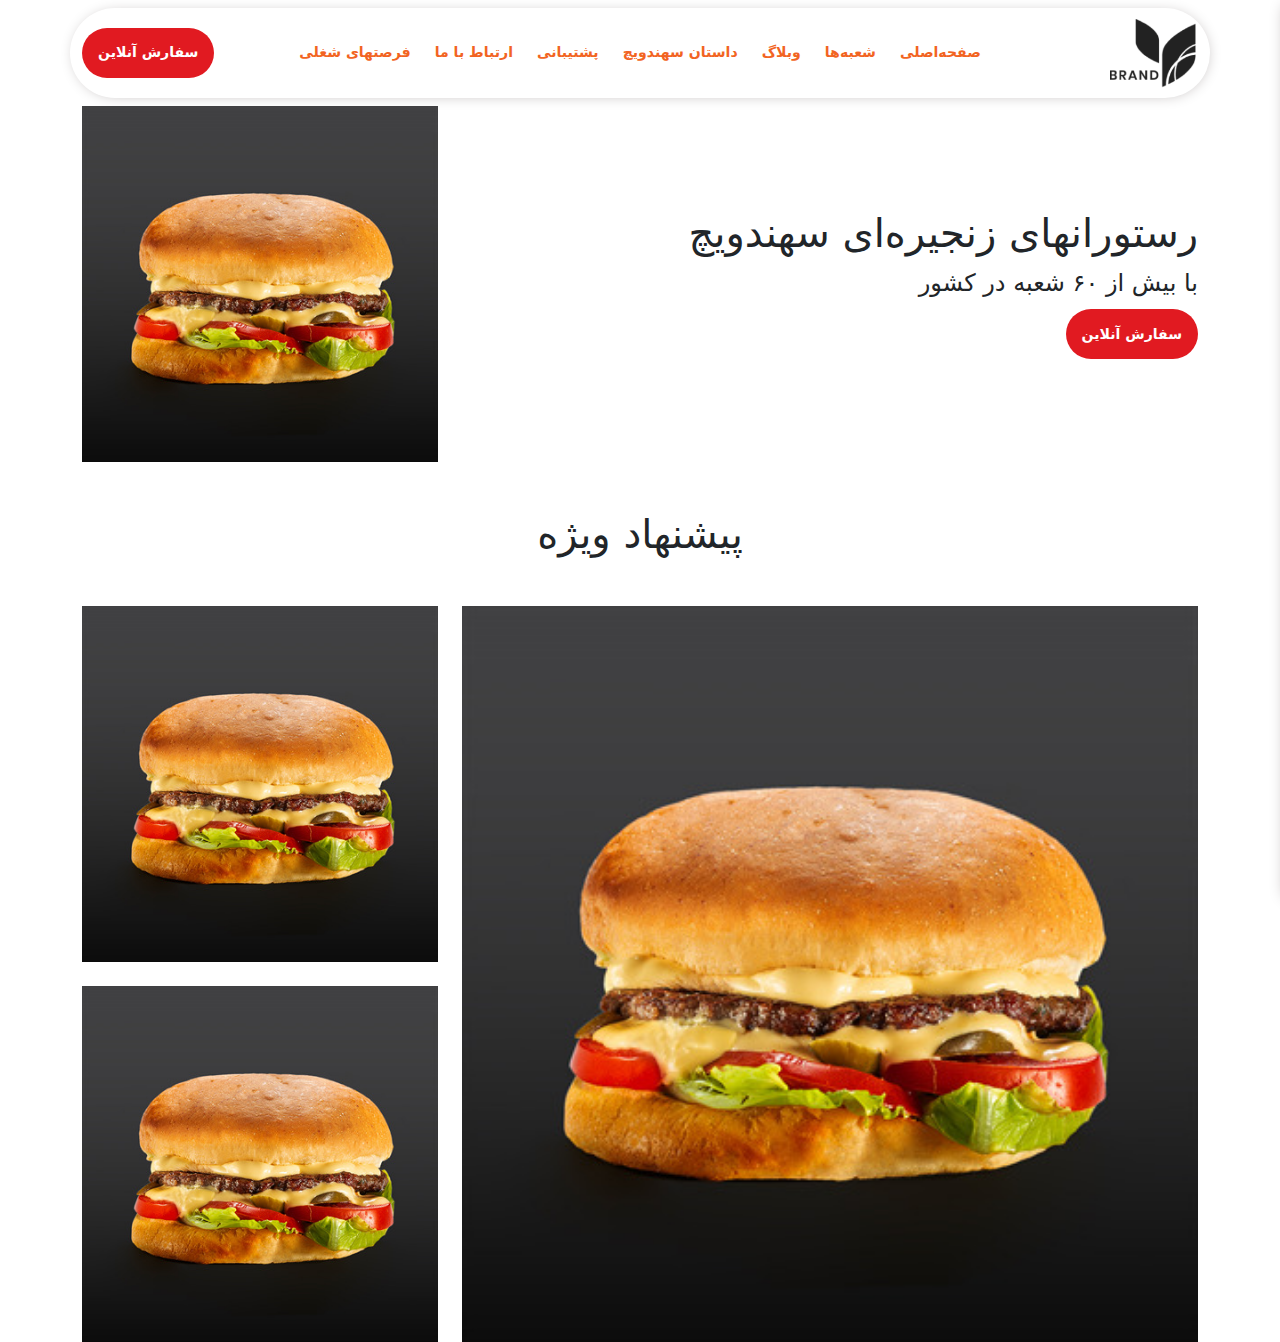
<file: docs/index.html>
<!DOCTYPE html>
<html lang="fa">

<head>
    <meta charset="UTF-8">
    <meta name="viewport" content="width=device-width, initial-scale=1.0">
    <title>خانه</title>
    <link rel="stylesheet" href="dist/bootstrap/bootstrap.css">
    <link rel="stylesheet" href="style.css">
</head>

<body>
    <!-- start header -->
    <header>
        <div id="menu-bar" class="container d-flex justify-content-between align-items-stretch mt-2">
            <div id="hamber">
                <button>
                    <svg xmlns="http://www.w3.org/2000/svg" viewBox="0 0 24 24" width="24" height="24"
                        class="main-grid-item-icon" fill="rgb(242,100,34)" stroke="rgb(242,100,34)"
                        stroke-linecap="round" stroke-linejoin="round" stroke-width="2">
                        <line x1="3" x2="21" y1="12" y2="12" />
                        <line x1="3" x2="21" y1="6" y2="6" />
                        <line x1="3" x2="21" y1="18" y2="18" />
                    </svg>
                </button>
            </div>
            <div class="d-flex align-items-center flex-1" id="desktop-logo">
                <img src="./assets/img/logo.webp" class="logo" alt="logo">
            </div>
            <div id="desktop-nav">
                <nav class="d-flex align-items-center">
                    <ul class="d-flex gap-4">
                        <li><a href="">صفحه‌اصلی</a></li>
                        <li><a href="">شعبه‌ها</a></li>
                        <li><a href="">وبلاگ</a></li>
                        <li><a href="">داستان سهندویچ</a></li>
                        <li><a href="">پشتیبانی</a></li>
                        <li><a href="">ارتباط با ما</a></li>
                        <li><a href="">فرصتهای شغلی</a></li>
                    </ul>
                </nav>
            </div>
            <div class="d-flex align-items-center justify-content-end flex-1">
                <a href="./food.html" class=" hover-btn"><span>سفارش آنلاین</span></a>
            </div>
            
            
        </div>
        <!-- start mobile nav -->
        <div id="mobile-nav">

            <div class="d-flex justify-content-between p-3 mob-menu-header">

                <div id="mobile-logo">
                    <img src="./assets/img/logo.webp" class="logo" alt="logo">
                </div>
                <button id="menu-cross" aria-label="close button">
                    <svg xmlns="http://www.w3.org/2000/svg" xmlns:xlink="http://www.w3.org/1999/xlink" version="1.1"
                        width="24" height="24" viewBox="0 0 256 256" xml:space="preserve">
                        <g style="stroke: none; stroke-width: 0; stroke-dasharray: none; stroke-linecap: butt; stroke-linejoin: miter; stroke-miterlimit: 10; fill: none; fill-rule: nonzero; opacity: 1;"
                            transform="translate(1.4065934065934016 1.4065934065934016) scale(2.81 2.81)">
                            <path
                                d="M 11 90 c -2.815 0 -5.63 -1.074 -7.778 -3.222 c -4.295 -4.296 -4.295 -11.261 0 -15.557 l 68 -68 c 4.297 -4.296 11.26 -4.296 15.557 0 c 4.296 4.296 4.296 11.261 0 15.557 l -68 68 C 16.63 88.926 13.815 90 11 90 z"
                                style="stroke: none; stroke-width: 1; stroke-dasharray: none; stroke-linecap: butt; stroke-linejoin: miter; stroke-miterlimit: 10; fill: rgb(214,0,0); fill-rule: nonzero; opacity: 1;"
                                transform=" matrix(1 0 0 1 0 0) " stroke-linecap="round" />
                            <path
                                d="M 79 90 c -2.815 0 -5.63 -1.074 -7.778 -3.222 l -68 -68 c -4.295 -4.296 -4.295 -11.261 0 -15.557 c 4.296 -4.296 11.261 -4.296 15.557 0 l 68 68 c 4.296 4.296 4.296 11.261 0 15.557 C 84.63 88.926 81.815 90 79 90 z"
                                style="stroke: none; stroke-width: 1; stroke-dasharray: none; stroke-linecap: butt; stroke-linejoin: miter; stroke-miterlimit: 10; fill: rgb(214,0,0); fill-rule: nonzero; opacity: 1;"
                                transform=" matrix(1 0 0 1 0 0) " stroke-linecap="round" />
                        </g>
                    </svg>
                </button>

            </div>
            <div id="overlay"></div>
            <!-- end mobile nav -->
    </header>
    <!-- end header -->
    <!-- start banner section -->
    <div class="container">
        <div class="row mt-2 p-0">
            <div class="col-12 col-sm-8 d-flex flex-column justify-content-center gap-1 mt-5 mt-sm-0 banner-first">
                <h1 class="melow-h1"> رستورانهای زنجیره‌ای <span> سهندویچ </span></h1>
                <h4 class="">با بیش از ۶۰ شعبه در کشور</h4>
                <div class="btn-wrapper d-flex">
                    <a href="./food.html" class="hover-btn"><span>سفارش آنلاین</span></a>
                </div>
            </div>
            <div class="col-12 col-sm-4 d-flex align-items-center mt-3 mt-sm-0">
                <img src="assets/img/bergurs/cheeseburger.jpg" alt="burger">
            </div>
        </div>
    </div>
    <!-- end banner section -->
    <!-- start suggestion section -->
    <div class="container mt-5">
        <h2 class="text-center">پیشنهاد ویژه</h2>
        <div class="row mt-5">
            <div class="col-12 col-md-8"><img src="assets/img/bergurs/cheeseburger.jpg" alt="cheeseburger"></div>
            <div class="col-12 col-md-4 d-flex flex-column justify-content-between">
                <div class="row"><img src="assets/img/bergurs/cheeseburger.jpg" alt="cheeseburger"></div>
                <div class="row"><img src="assets/img/bergurs/cheeseburger.jpg" alt="cheeseburger"></div>
            </div>
        </div>
    </div>
    <!-- end suggestion section -->

    <script src="./dist/bootstrap/bootstrap.js"></script>
  
    <script src="./js/functions.js"></script>
    <script src="./js/data.js"></script>
    <script src="./script.js"></script>
</body>

</html>
</file>
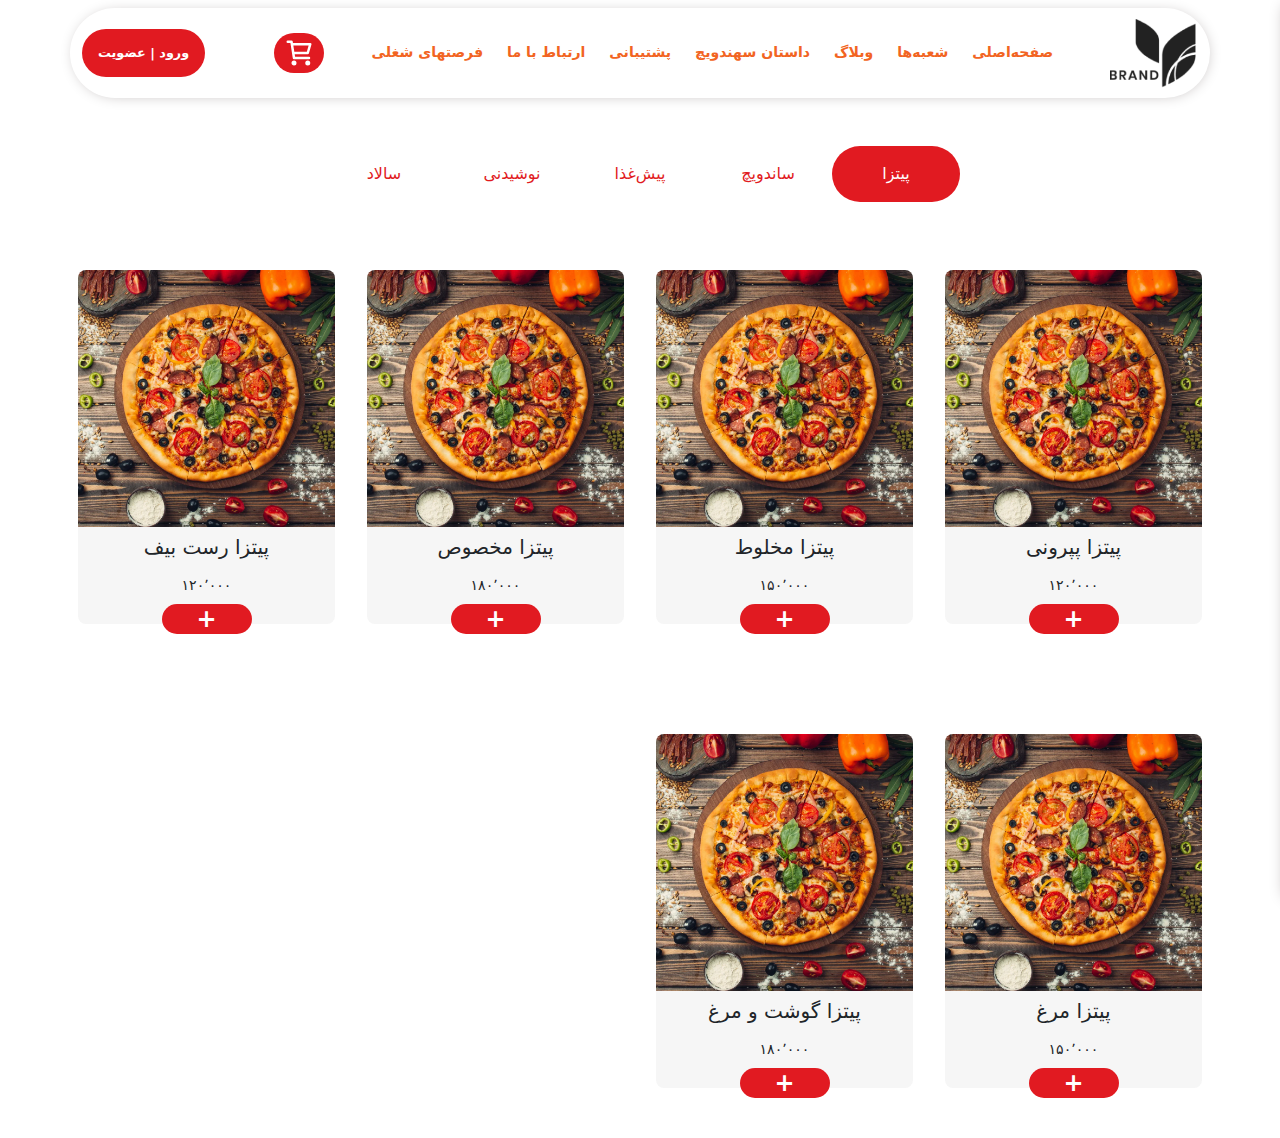
<file: docs/food.html>
<!DOCTYPE html>
<html lang="fa">
<head>
    <meta charset="UTF-8">
    <meta name="viewport" content="width=device-width, initial-scale=1.0">
    <title>منو</title>
    <link rel="stylesheet" href="dist/bootstrap/bootstrap.css">
    <link rel="stylesheet" href="style.css">
</head>
<body>
    <!-- start header -->
     <header>
        <div id="menu-bar" class="container d-flex justify-content-between align-items-stretch mt-2 ">
            <div id="hamber">
                <button>
                    <svg xmlns="http://www.w3.org/2000/svg" viewBox="0 0 24 24" width="24" height="24"
                        class="main-grid-item-icon" fill="rgb(242,100,34)" stroke="rgb(242,100,34)" stroke-linecap="round"
                        stroke-linejoin="round" stroke-width="2">
                        <line x1="3" x2="21" y1="12" y2="12" />
                        <line x1="3" x2="21" y1="6" y2="6" />
                        <line x1="3" x2="21" y1="18" y2="18" />
                    </svg>
                </button>
            </div>
            <div class="d-flex align-items-center flex-1" id="desktop-logo">
                <img src="./assets/img/logo.webp" class="logo" alt="logo">
            </div>
            <div id="desktop-nav">
                <nav class="d-flex align-items-center">
                <ul class="d-flex gap-4">
                    <li><a href="">صفحه‌اصلی</a></li>
                    <li><a href="">شعبه‌ها</a></li>
                    <li><a href="">وبلاگ</a></li>
                    <li><a href="">داستان سهندویچ</a></li>
                    <li><a href="">پشتیبانی</a></li>
                    <li><a href="">ارتباط با ما</a></li>
                    <li><a href="">فرصتهای شغلی</a></li>
                </ul>
            </nav>
            </div>
            <div id="cart-desktop">
            <button class="hover-btn cart-wrapper" aria-label="press to go to cart page">
                <span>
                <svg viewBox="0 0 24 24" width="30" fill="none" xmlns="http://www.w3.org/2000/svg" stroke="#ffffff"><g id="SVGRepo_bgCarrier" stroke-width="0"></g><g id="SVGRepo_tracerCarrier" stroke-linecap="round" stroke-linejoin="round"></g><g id="SVGRepo_iconCarrier"> <path d="M6.29977 5H21L19 12H7.37671M20 16H8L6 3H3M9 20C9 20.5523 8.55228 21 8 21C7.44772 21 7 20.5523 7 20C7 19.4477 7.44772 19 8 19C8.55228 19 9 19.4477 9 20ZM20 20C20 20.5523 19.5523 21 19 21C18.4477 21 18 20.5523 18 20C18 19.4477 18.4477 19 19 19C19.5523 19 20 19.4477 20 20Z" stroke="#ffffff" stroke-width="2" stroke-linecap="round" stroke-linejoin="round"></path> </g></svg>
            </span>
            </button>
        </div>
            <div class="d-flex align-items-center justify-content-end flex-1" id="login-data">
                <button class="hover-btn" id="login-btn"><span>ورود | عضویت</span></button>
            </div>

              <!-- start phone form -->
              <div class="d-flex flex-column justify-content-center rounded-3" id="form-wrapper">
                  <div class="d-flex justify-content-between p-3 mob-menu-header rounded-top-3">

                 
                          <img src="./assets/img/logo.webp" class="logo" alt="logo">
                      
                      <button aria-label="close button">
                          <svg xmlns="http://www.w3.org/2000/svg" xmlns:xlink="http://www.w3.org/1999/xlink"
                              version="1.1" width="24" height="24" viewBox="0 0 256 256" xml:space="preserve">
                              <g style="stroke: none; stroke-width: 0; stroke-dasharray: none; stroke-linecap: butt; stroke-linejoin: miter; stroke-miterlimit: 10; fill: none; fill-rule: nonzero; opacity: 1;"
                                  transform="translate(1.4065934065934016 1.4065934065934016) scale(2.81 2.81)">
                                  <path
                                      d="M 11 90 c -2.815 0 -5.63 -1.074 -7.778 -3.222 c -4.295 -4.296 -4.295 -11.261 0 -15.557 l 68 -68 c 4.297 -4.296 11.26 -4.296 15.557 0 c 4.296 4.296 4.296 11.261 0 15.557 l -68 68 C 16.63 88.926 13.815 90 11 90 z"
                                      style="stroke: none; stroke-width: 1; stroke-dasharray: none; stroke-linecap: butt; stroke-linejoin: miter; stroke-miterlimit: 10; fill: rgb(214,0,0); fill-rule: nonzero; opacity: 1;"
                                      transform=" matrix(1 0 0 1 0 0) " stroke-linecap="round" />
                                  <path
                                      d="M 79 90 c -2.815 0 -5.63 -1.074 -7.778 -3.222 l -68 -68 c -4.295 -4.296 -4.295 -11.261 0 -15.557 c 4.296 -4.296 11.261 -4.296 15.557 0 l 68 68 c 4.296 4.296 4.296 11.261 0 15.557 C 84.63 88.926 81.815 90 79 90 z"
                                      style="stroke: none; stroke-width: 1; stroke-dasharray: none; stroke-linecap: butt; stroke-linejoin: miter; stroke-miterlimit: 10; fill: rgb(214,0,0); fill-rule: nonzero; opacity: 1;"
                                      transform=" matrix(1 0 0 1 0 0) " stroke-linecap="round" />
                              </g>
                          </svg>
                      </button>

                  </div>

<div class="forms-container d-flex justify-content-center">
                  <form class="d-flex flex-column justify-content-center align-items-center gap-2 p-5" id="phone-form">
                      <label for="phone" class="text-center p-3">شماره موبایل خود را وارد کنید</label>
                      <input type="phone" name="phone" placeholder="۰۹xxxxxxxxx" class="p-2 rounded-3">
                      <span id="msg"></span>
                      <div class="d-flex align-items-center justify-content-center">
                      <button type="submit" class="hover-btn ps-4 pe-4" style="padding: 5px 10px;"><span>تایید</span></button>
                  </div>
               
                  </form>

                  <form class="d-flex flex-column justify-content-center align-items-center gap-2 p-5" id="otp-form">
                    <label for="code" class="text-center p-3"> کد دریافتی را وارد کنید</label>
                                  <input type="text" name="code" placeholder="۱۲۳۴" class="p-2 rounded-3">
                                  <span id="verif-msg"></span>
                                  <div class="d-flex align-items-center justify-content-center">
                                  <button type="submit" class="hover-btn ps-4 pe-4" style="padding: 5px 10px;"><span>تایید کد</span></button>
                              </div>
                </form>

                  <form class="d-flex flex-column justify-content-center align-items-center gap-2 p-5" id="name-form">
                    <label for="code" class="text-center p-3"> نام خود را وارد کنید</label>
                                  <input type="text" name="name" placeholder="نام شما" class="p-2 rounded-3">
                                  <span id="name-msg"></span>
                                  <div class="d-flex align-items-center justify-content-center">
                                  <button type="submit" class="hover-btn ps-4 pe-4" style="padding: 5px 10px;"><span>تایید نام</span></button>
                              </div>
                </form>
            </div>
              </div>
          <!-- end phone form -->
        </div>
        <!-- start mobile nav -->
        <div id="mobile-nav">
      
                 <div  class="d-flex justify-content-between p-3 mob-menu-header">

                    <div id="mobile-logo">
                        <img src="./assets/img/logo.webp" class="logo" alt="logo">
                    </div>
            <button id="menu-cross" aria-label="close button">
                <svg xmlns="http://www.w3.org/2000/svg" xmlns:xlink="http://www.w3.org/1999/xlink" version="1.1"
                    width="24" height="24" viewBox="0 0 256 256" xml:space="preserve">
                    <g style="stroke: none; stroke-width: 0; stroke-dasharray: none; stroke-linecap: butt; stroke-linejoin: miter; stroke-miterlimit: 10; fill: none; fill-rule: nonzero; opacity: 1;"
                        transform="translate(1.4065934065934016 1.4065934065934016) scale(2.81 2.81)">
                        <path
                            d="M 11 90 c -2.815 0 -5.63 -1.074 -7.778 -3.222 c -4.295 -4.296 -4.295 -11.261 0 -15.557 l 68 -68 c 4.297 -4.296 11.26 -4.296 15.557 0 c 4.296 4.296 4.296 11.261 0 15.557 l -68 68 C 16.63 88.926 13.815 90 11 90 z"
                            style="stroke: none; stroke-width: 1; stroke-dasharray: none; stroke-linecap: butt; stroke-linejoin: miter; stroke-miterlimit: 10; fill: rgb(214,0,0); fill-rule: nonzero; opacity: 1;"
                            transform=" matrix(1 0 0 1 0 0) " stroke-linecap="round" />
                        <path
                            d="M 79 90 c -2.815 0 -5.63 -1.074 -7.778 -3.222 l -68 -68 c -4.295 -4.296 -4.295 -11.261 0 -15.557 c 4.296 -4.296 11.261 -4.296 15.557 0 l 68 68 c 4.296 4.296 4.296 11.261 0 15.557 C 84.63 88.926 81.815 90 79 90 z"
                            style="stroke: none; stroke-width: 1; stroke-dasharray: none; stroke-linecap: butt; stroke-linejoin: miter; stroke-miterlimit: 10; fill: rgb(214,0,0); fill-rule: nonzero; opacity: 1;"
                            transform=" matrix(1 0 0 1 0 0) " stroke-linecap="round" />
                    </g>
                </svg>
            </button>

         </div>


            <ul class="d-flex flex-column mt-1">
                <li><a href="">صفحه‌اصلی</a></li>
                <li><a href="">سفارش آنلاین</a></li>
                <li><a href="">شعبه‌ها</a></li>
                <li><a href="">وبلاگ</a></li>
                <li><a href="">داستان سهندویچ</a></li>
                <li><a href="">پشتیبانی</a></li>
                <li><a href="">ارتباط با ما</a></li>
                <li><a href="">فرصتهای شغلی</a></li>
            </ul>
        </div>
        <div id="overlay"></div>
        <!-- end mobile nav -->
     </header>
    <!-- end header -->
     <main>
        <div id="cart-mobile">
            <button class="hover-btn cart-wrapper" aria-label="press to go to cart page">
                <span>
                    <svg viewBox="0 0 24 24" width="30" fill="none" xmlns="http://www.w3.org/2000/svg" stroke="#ffffff"><g id="SVGRepo_bgCarrier" stroke-width="0"></g><g id="SVGRepo_tracerCarrier" stroke-linecap="round" stroke-linejoin="round"></g><g id="SVGRepo_iconCarrier"> <path d="M6.29977 5H21L19 12H7.37671M20 16H8L6 3H3M9 20C9 20.5523 8.55228 21 8 21C7.44772 21 7 20.5523 7 20C7 19.4477 7.44772 19 8 19C8.55228 19 9 19.4477 9 20ZM20 20C20 20.5523 19.5523 21 19 21C18.4477 21 18 20.5523 18 20C18 19.4477 18.4477 19 19 19C19.5523 19 20 19.4477 20 20Z" stroke="#ffffff" stroke-width="2" stroke-linecap="round" stroke-linejoin="round"></path> </g></svg>
                </span>
            </button>
        </div>

        <div class="container mt-5">
            <!-- start categories -->
             <div class="d-flex justify-content-center">
        <div class="d-flex" id="categories">
            
            <button class="category-btn" data-category="pizza">پیتزا</button>
            <button class="category-btn" data-category="sandwich">ساندویچ</button>
            <button class="category-btn" data-category="appetizer">پیش‌غذا</button>
            <button class="category-btn" data-category="drink">نوشیدنی</button>
            <button class="category-btn" data-category="salad">سالاد</button>
            
        </div>
    </div>
                <!-- end categories -->

                <!-- start food list -->
                 <div class="container mt-5 p-1">
                 <div id="food-list" class="row g-5">
                  
                    </div>
                 </div>
                </div>
                <!-- end food list -->

                <!-- start cart drawer -->
                 <div id="cart-drawer" class="p-3 ">
                    <div class="d-flex justify-content-between mt-2 mb-2">
                 
                        <button id="cart-cross" aria-label="close button">
                            <svg xmlns="http://www.w3.org/2000/svg" xmlns:xlink="http://www.w3.org/1999/xlink" version="1.1"
                                width="24" height="24" viewBox="0 0 256 256" xml:space="preserve">
                                <g style="stroke: none; stroke-width: 0; stroke-dasharray: none; stroke-linecap: butt; stroke-linejoin: miter; stroke-miterlimit: 10; fill: none; fill-rule: nonzero; opacity: 1;"
                                    transform="translate(1.4065934065934016 1.4065934065934016) scale(2.81 2.81)">
                                    <path
                                        d="M 11 90 c -2.815 0 -5.63 -1.074 -7.778 -3.222 c -4.295 -4.296 -4.295 -11.261 0 -15.557 l 68 -68 c 4.297 -4.296 11.26 -4.296 15.557 0 c 4.296 4.296 4.296 11.261 0 15.557 l -68 68 C 16.63 88.926 13.815 90 11 90 z"
                                        style="stroke: none; stroke-width: 1; stroke-dasharray: none; stroke-linecap: butt; stroke-linejoin: miter; stroke-miterlimit: 10; fill: rgb(214,0,0); fill-rule: nonzero; opacity: 1;"
                                        transform=" matrix(1 0 0 1 0 0) " stroke-linecap="round" />
                                    <path
                                        d="M 79 90 c -2.815 0 -5.63 -1.074 -7.778 -3.222 l -68 -68 c -4.295 -4.296 -4.295 -11.261 0 -15.557 c 4.296 -4.296 11.261 -4.296 15.557 0 l 68 68 c 4.296 4.296 4.296 11.261 0 15.557 C 84.63 88.926 81.815 90 79 90 z"
                                        style="stroke: none; stroke-width: 1; stroke-dasharray: none; stroke-linecap: butt; stroke-linejoin: miter; stroke-miterlimit: 10; fill: rgb(214,0,0); fill-rule: nonzero; opacity: 1;"
                                        transform=" matrix(1 0 0 1 0 0) " stroke-linecap="round" />
                                </g>
                            </svg>
                        </button>

                        <h4>سبد خرید</h4>

                    </div>
                 
                    <div id="cart-div"></div>
           
                       
                      
                    </div>
                 
                <!-- end cart drawer -->
        </div>
     </main>
    
    <script src="./dist/bootstrap/bootstrap.js"></script>

    <script src="./js/functions.js"></script>
    <script src="./js/data.js"></script>
    <script src="./script.js"></script>



</body>
</html>
</file>
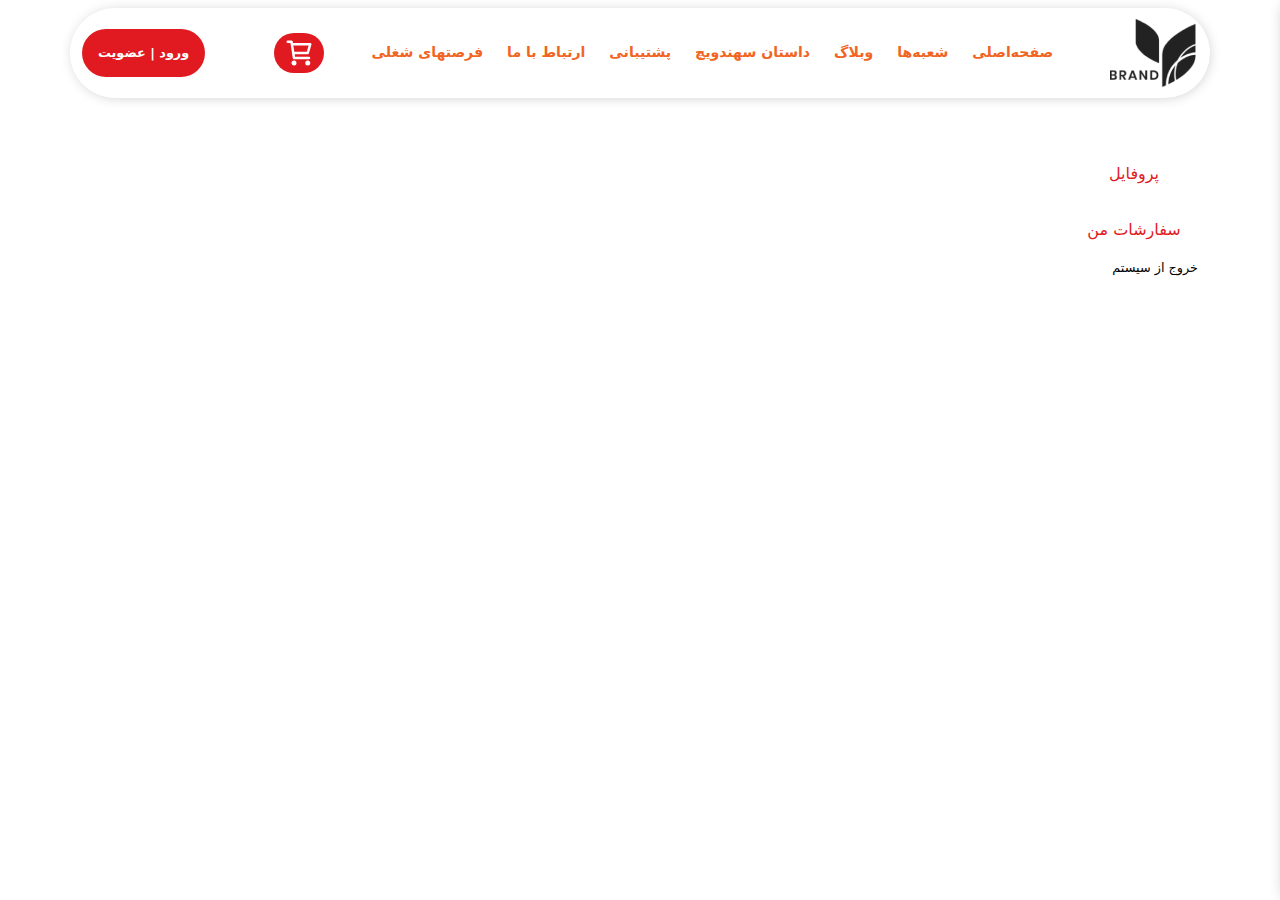
<file: docs/pannel.html>
<!DOCTYPE html>
<html lang="fa">
<head>
    <meta charset="UTF-8">
    <meta name="viewport" content="width=device-width, initial-scale=1.0">
    <title>منو</title>
    <link rel="stylesheet" href="dist/bootstrap/bootstrap.css">
    <link rel="stylesheet" href="style.css">
</head>
<body>
    <!-- start header -->
     <header>
        <div id="menu-bar" class="container d-flex justify-content-between align-items-stretch mt-2 ">
            <div id="hamber">
                <button>
                    <svg xmlns="http://www.w3.org/2000/svg" viewBox="0 0 24 24" width="24" height="24"
                        class="main-grid-item-icon" fill="rgb(242,100,34)" stroke="rgb(242,100,34)" stroke-linecap="round"
                        stroke-linejoin="round" stroke-width="2">
                        <line x1="3" x2="21" y1="12" y2="12" />
                        <line x1="3" x2="21" y1="6" y2="6" />
                        <line x1="3" x2="21" y1="18" y2="18" />
                    </svg>
                </button>
            </div>
            <div class="d-flex align-items-center flex-1" id="desktop-logo">
                <img src="./assets/img/logo.webp" class="logo" alt="logo">
            </div>
            <div id="desktop-nav">
                <nav class="d-flex align-items-center">
                <ul class="d-flex gap-4">
                    <li><a href="">صفحه‌اصلی</a></li>
                    <li><a href="">شعبه‌ها</a></li>
                    <li><a href="">وبلاگ</a></li>
                    <li><a href="">داستان سهندویچ</a></li>
                    <li><a href="">پشتیبانی</a></li>
                    <li><a href="">ارتباط با ما</a></li>
                    <li><a href="">فرصتهای شغلی</a></li>
                </ul>
            </nav>
            </div>
            <div id="cart-desktop">
            <button class="hover-btn cart-wrapper" aria-label="press to go to cart page">
                <span>
                <svg viewBox="0 0 24 24" width="30" fill="none" xmlns="http://www.w3.org/2000/svg" stroke="#ffffff"><g id="SVGRepo_bgCarrier" stroke-width="0"></g><g id="SVGRepo_tracerCarrier" stroke-linecap="round" stroke-linejoin="round"></g><g id="SVGRepo_iconCarrier"> <path d="M6.29977 5H21L19 12H7.37671M20 16H8L6 3H3M9 20C9 20.5523 8.55228 21 8 21C7.44772 21 7 20.5523 7 20C7 19.4477 7.44772 19 8 19C8.55228 19 9 19.4477 9 20ZM20 20C20 20.5523 19.5523 21 19 21C18.4477 21 18 20.5523 18 20C18 19.4477 18.4477 19 19 19C19.5523 19 20 19.4477 20 20Z" stroke="#ffffff" stroke-width="2" stroke-linecap="round" stroke-linejoin="round"></path> </g></svg>
            </span>
            </button>
        </div>
            <div class="d-flex align-items-center justify-content-end flex-1" id="login-data">
                <button class="hover-btn" id="login-btn"><span>ورود | عضویت</span></button>
            </div>

              <!-- start phone form -->
              <div class="d-flex flex-column justify-content-center rounded-3" id="form-wrapper">
                  <div class="d-flex justify-content-between p-3 mob-menu-header rounded-top-3">

                 
                          <img src="./assets/img/logo.webp" class="logo" alt="logo">
                      
                      <button aria-label="close button">
                          <svg xmlns="http://www.w3.org/2000/svg" xmlns:xlink="http://www.w3.org/1999/xlink"
                              version="1.1" width="24" height="24" viewBox="0 0 256 256" xml:space="preserve">
                              <g style="stroke: none; stroke-width: 0; stroke-dasharray: none; stroke-linecap: butt; stroke-linejoin: miter; stroke-miterlimit: 10; fill: none; fill-rule: nonzero; opacity: 1;"
                                  transform="translate(1.4065934065934016 1.4065934065934016) scale(2.81 2.81)">
                                  <path
                                      d="M 11 90 c -2.815 0 -5.63 -1.074 -7.778 -3.222 c -4.295 -4.296 -4.295 -11.261 0 -15.557 l 68 -68 c 4.297 -4.296 11.26 -4.296 15.557 0 c 4.296 4.296 4.296 11.261 0 15.557 l -68 68 C 16.63 88.926 13.815 90 11 90 z"
                                      style="stroke: none; stroke-width: 1; stroke-dasharray: none; stroke-linecap: butt; stroke-linejoin: miter; stroke-miterlimit: 10; fill: rgb(214,0,0); fill-rule: nonzero; opacity: 1;"
                                      transform=" matrix(1 0 0 1 0 0) " stroke-linecap="round" />
                                  <path
                                      d="M 79 90 c -2.815 0 -5.63 -1.074 -7.778 -3.222 l -68 -68 c -4.295 -4.296 -4.295 -11.261 0 -15.557 c 4.296 -4.296 11.261 -4.296 15.557 0 l 68 68 c 4.296 4.296 4.296 11.261 0 15.557 C 84.63 88.926 81.815 90 79 90 z"
                                      style="stroke: none; stroke-width: 1; stroke-dasharray: none; stroke-linecap: butt; stroke-linejoin: miter; stroke-miterlimit: 10; fill: rgb(214,0,0); fill-rule: nonzero; opacity: 1;"
                                      transform=" matrix(1 0 0 1 0 0) " stroke-linecap="round" />
                              </g>
                          </svg>
                      </button>

                  </div>

<div class="forms-container d-flex justify-content-center">
                  <form class="d-flex flex-column justify-content-center align-items-center gap-2 p-5" id="phone-form">
                      <label for="phone" class="text-center p-3">شماره موبایل خود را وارد کنید</label>
                      <input type="phone" name="phone" placeholder="۰۹xxxxxxxxx" class="p-2 rounded-3">
                      <span id="msg"></span>
                      <div class="d-flex align-items-center justify-content-center">
                      <button type="submit" class="hover-btn ps-4 pe-4" style="padding: 5px 10px;"><span>تایید</span></button>
                  </div>
               
                  </form>

                  <form class="d-flex flex-column justify-content-center align-items-center gap-2 p-5" id="otp-form">
                    <label for="code" class="text-center p-3"> کد دریافتی را وارد کنید</label>
                                  <input type="text" name="code" placeholder="۱۲۳۴" class="p-2 rounded-3">
                                  <span id="verif-msg"></span>
                                  <div class="d-flex align-items-center justify-content-center">
                                  <button type="submit" class="hover-btn ps-4 pe-4" style="padding: 5px 10px;"><span>تایید کد</span></button>
                              </div>
                </form>

                  <form class="d-flex flex-column justify-content-center align-items-center gap-2 p-5" id="name-form">
                    <label for="code" class="text-center p-3"> نام خود را وارد کنید</label>
                                  <input type="text" name="name" placeholder="نام شما" class="p-2 rounded-3">
                                  <span id="name-msg"></span>
                                  <div class="d-flex align-items-center justify-content-center">
                                  <button type="submit" class="hover-btn ps-4 pe-4" style="padding: 5px 10px;"><span>تایید نام</span></button>
                              </div>
                </form>
            </div>
              </div>
          <!-- end phone form -->
        </div>
        <!-- start mobile nav -->
        <div id="mobile-nav">
      
                 <div  class="d-flex justify-content-between p-3 mob-menu-header">

                    <div id="mobile-logo">
                        <img src="./assets/img/logo.webp" class="logo" alt="logo">
                    </div>
            <button id="menu-cross" aria-label="close button">
                <svg xmlns="http://www.w3.org/2000/svg" xmlns:xlink="http://www.w3.org/1999/xlink" version="1.1"
                    width="24" height="24" viewBox="0 0 256 256" xml:space="preserve">
                    <g style="stroke: none; stroke-width: 0; stroke-dasharray: none; stroke-linecap: butt; stroke-linejoin: miter; stroke-miterlimit: 10; fill: none; fill-rule: nonzero; opacity: 1;"
                        transform="translate(1.4065934065934016 1.4065934065934016) scale(2.81 2.81)">
                        <path
                            d="M 11 90 c -2.815 0 -5.63 -1.074 -7.778 -3.222 c -4.295 -4.296 -4.295 -11.261 0 -15.557 l 68 -68 c 4.297 -4.296 11.26 -4.296 15.557 0 c 4.296 4.296 4.296 11.261 0 15.557 l -68 68 C 16.63 88.926 13.815 90 11 90 z"
                            style="stroke: none; stroke-width: 1; stroke-dasharray: none; stroke-linecap: butt; stroke-linejoin: miter; stroke-miterlimit: 10; fill: rgb(214,0,0); fill-rule: nonzero; opacity: 1;"
                            transform=" matrix(1 0 0 1 0 0) " stroke-linecap="round" />
                        <path
                            d="M 79 90 c -2.815 0 -5.63 -1.074 -7.778 -3.222 l -68 -68 c -4.295 -4.296 -4.295 -11.261 0 -15.557 c 4.296 -4.296 11.261 -4.296 15.557 0 l 68 68 c 4.296 4.296 4.296 11.261 0 15.557 C 84.63 88.926 81.815 90 79 90 z"
                            style="stroke: none; stroke-width: 1; stroke-dasharray: none; stroke-linecap: butt; stroke-linejoin: miter; stroke-miterlimit: 10; fill: rgb(214,0,0); fill-rule: nonzero; opacity: 1;"
                            transform=" matrix(1 0 0 1 0 0) " stroke-linecap="round" />
                    </g>
                </svg>
            </button>

         </div>


            <ul class="d-flex flex-column mt-1">
                <li><a href="">صفحه‌اصلی</a></li>
                <li><a href="">سفارش آنلاین</a></li>
                <li><a href="">شعبه‌ها</a></li>
                <li><a href="">وبلاگ</a></li>
                <li><a href="">داستان سهندویچ</a></li>
                <li><a href="">پشتیبانی</a></li>
                <li><a href="">ارتباط با ما</a></li>
                <li><a href="">فرصتهای شغلی</a></li>
            </ul>
        </div>
        <div id="overlay"></div>
        <!-- end mobile nav -->
     </header>
    <!-- end header -->
     <main>
        <div id="cart-mobile">
            <button class="hover-btn cart-wrapper" aria-label="press to go to cart page">
                <span>
                    <svg viewBox="0 0 24 24" width="30" fill="none" xmlns="http://www.w3.org/2000/svg" stroke="#ffffff"><g id="SVGRepo_bgCarrier" stroke-width="0"></g><g id="SVGRepo_tracerCarrier" stroke-linecap="round" stroke-linejoin="round"></g><g id="SVGRepo_iconCarrier"> <path d="M6.29977 5H21L19 12H7.37671M20 16H8L6 3H3M9 20C9 20.5523 8.55228 21 8 21C7.44772 21 7 20.5523 7 20C7 19.4477 7.44772 19 8 19C8.55228 19 9 19.4477 9 20ZM20 20C20 20.5523 19.5523 21 19 21C18.4477 21 18 20.5523 18 20C18 19.4477 18.4477 19 19 19C19.5523 19 20 19.4477 20 20Z" stroke="#ffffff" stroke-width="2" stroke-linecap="round" stroke-linejoin="round"></path> </g></svg>
                </span>
            </button>
        </div>

        <div class="container mt-5">
            <!-- start data list -->
             <div class="d-flex gap-5">
             <div class="d-flex flex-column justify-content-center">
        <div class="d-flex flex-column">
            
            <button class="pannel-btn" data-pannel="profile">پروفایل</button>
            <button class="pannel-btn" data-pannel="my-orders">سفارشات من</button>
            <button id="logout">خروج از سیستم</button>
            
        </div>
    </div>

    <div id="main-pannel">
   
     
    </div>
    </div>
                <!-- end data list -->

            
               
                <!-- start cart drawer -->
                 <div id="cart-drawer" class="p-3 ">
                    <div class="d-flex justify-content-between mt-2 mb-2">
                 
                        <button id="cart-cross" aria-label="close button">
                            <svg xmlns="http://www.w3.org/2000/svg" xmlns:xlink="http://www.w3.org/1999/xlink" version="1.1"
                                width="24" height="24" viewBox="0 0 256 256" xml:space="preserve">
                                <g style="stroke: none; stroke-width: 0; stroke-dasharray: none; stroke-linecap: butt; stroke-linejoin: miter; stroke-miterlimit: 10; fill: none; fill-rule: nonzero; opacity: 1;"
                                    transform="translate(1.4065934065934016 1.4065934065934016) scale(2.81 2.81)">
                                    <path
                                        d="M 11 90 c -2.815 0 -5.63 -1.074 -7.778 -3.222 c -4.295 -4.296 -4.295 -11.261 0 -15.557 l 68 -68 c 4.297 -4.296 11.26 -4.296 15.557 0 c 4.296 4.296 4.296 11.261 0 15.557 l -68 68 C 16.63 88.926 13.815 90 11 90 z"
                                        style="stroke: none; stroke-width: 1; stroke-dasharray: none; stroke-linecap: butt; stroke-linejoin: miter; stroke-miterlimit: 10; fill: rgb(214,0,0); fill-rule: nonzero; opacity: 1;"
                                        transform=" matrix(1 0 0 1 0 0) " stroke-linecap="round" />
                                    <path
                                        d="M 79 90 c -2.815 0 -5.63 -1.074 -7.778 -3.222 l -68 -68 c -4.295 -4.296 -4.295 -11.261 0 -15.557 c 4.296 -4.296 11.261 -4.296 15.557 0 l 68 68 c 4.296 4.296 4.296 11.261 0 15.557 C 84.63 88.926 81.815 90 79 90 z"
                                        style="stroke: none; stroke-width: 1; stroke-dasharray: none; stroke-linecap: butt; stroke-linejoin: miter; stroke-miterlimit: 10; fill: rgb(214,0,0); fill-rule: nonzero; opacity: 1;"
                                        transform=" matrix(1 0 0 1 0 0) " stroke-linecap="round" />
                                </g>
                            </svg>
                        </button>

                        <h4>سبد خرید</h4>

                    </div>
                 
                    <div id="cart-div"></div>
           
                       
                      
                    </div>
                 
                <!-- end cart drawer -->
        </div>
     </main>
    
    <script src="./dist/bootstrap/bootstrap.js"></script>

    <script src="./js/functions.js"></script>
    <script src="./js/data.js"></script>
    <script src="./script.js"></script>



</body>
</html>
</file>
<file: docs/style.css>
* {
    direction: rtl;
    text-align: right;
    box-sizing: border-box;
    margin: 0;
    padding: 0;
}

main {
    flex: 1;
    overflow: hidden;
}

ul {
    list-style: none;
    margin: 0;
    padding: 0;
}

a {
    text-decoration: none;
}

button {
    outline: none;
    border: none;
    background: none;
}

img {
    width: 100%;
}

/* start font-size responsive */
body {
    font-size: clamp(0.875rem, 1.1vw, 1rem);
}

.melow-h1 {
    font-size: clamp(1.5rem, 3.8vw, 2.5rem);
}

h1 {
    font-size: clamp(2rem, 3.8vw, 3.2rem);
}

h2 {
    font-size: clamp(1.75rem, 3.5vw, 2.5rem);
}

h3 {
    font-size: clamp(1.5rem, 2.8vw, 1.8rem);
}

h4 {
    font-size: clamp(1.25rem, 2vw, 1.5rem);
}

h5 {
    font-size: clamp(1.125rem, 1.8vw, 1.25rem);
}

h6 {
    font-size: clamp(1rem, 1.5vw, 1.125rem);
}

p {
    font-size: clamp(0.875rem, 1.1vw, 1rem);
}

small {
    font-size: 0.8rem
}

button,
input,
label {
    font-size: clamp(0.8rem, 0.9vw, 1rem);
}

/* end font-size responsive */

.flex-1 {
    flex: 1;
}

/* start header */
.logo {
    height: 10vh;
    width: auto;
}

#menu-bar {
    background-color: white;
    border-radius: 300px;
    box-shadow: 1px 1px 15px -5px rgb(177, 172, 172);
    padding: clamp(0.5rem 2vw 1rem);
}

#menu-bar a {
    color: rgb(242, 100, 34);
    font-weight: 700;
}


.hover-btn {
    background-color: rgb(225, 26, 33);
    position: relative;
    overflow: hidden;
    padding: 0.9rem 1rem;
    border-radius: 300px;
    text-align: center;
    cursor: pointer;
}

.hover-btn::before {
    position: absolute;
    top: 0;
    right: -100%;
    border-radius: inherit;
    content: "";
    background-color: rgba(177, 5, 11, 0.3);
    width: 100%;
    height: 100%;
    transition: right 0.3s ease;
}

.hover-btn:hover::before {
    right: 0;
}

.hover-btn span {
    color: white;
    font-weight: 700;
    position: relative;
    z-index: 1;
}

#hamber {
    display: none;
}

#desktop-nav {
    display: flex;
    align-items: stretch;

}

#desktop-nav ul {
    height: 100%;
}

#desktop-nav li {
    height: 100%;
}

#desktop-nav li a {
    width: 100%;
    height: 100%;
    display: flex;
    align-items: center;
}

#desktop-logo {
    justify-content: start;
}

@media (max-width: 992px) {
    #hamber {
        display: flex;
        justify-content: start;
        align-items: center;
        flex: 1;
    }

    #desktop-nav {
        display: none;
    }

    #desktop-logo {
        justify-content: center;
    }
}


/* start phone form */
#form-wrapper {
    position: fixed;
    top: 50%;
    left: 50%;
    transform: translate(-50%, -50%);
    background-color: white;
    z-index: 1000;
    max-width: 400px;
    width: 80vw;
    opacity: 0;
    visibility: hidden;
    transition: opacity 0.3 ease;
}

#form-wrapper input{
    font: inherit;
    border: none;
    outline: none;
    background: none;
    font-weight: bold;
    width: 80%;
    border: 1px solid black;
    outline: none;


}

.forms-container{
    position: relative;
}

#phone-form{

    transition: all 0.3s ease;
}

#otp-form{
position: absolute;
top: 0;
    opacity: 0;
    visibility: hidden;
    transition: all 0.3s ease;
}

#name-form{
position: absolute;
top: 0;
    opacity: 0;
    visibility: hidden;
    transition: all 0.3s ease;
}

/* end phone form */

/* start mobile nav */



#mobile-nav {
    width: 55vw;
    height: 100vh;
    position: fixed;
    top: 0;
    right: -55vw;
    background-color: white;

    z-index: 1000;
    box-shadow: 1px 1px 15px -5px rgb(177, 172, 172);
    transition: right 0.3s ease-out;
}

#mobile-nav li a {
    width: 100%;
    height: 100%;
    display: inline-block;
    padding: 1rem;
    padding-right: 1.25rem;
    color: gray;
    font-weight: 700;


}

#mobile-nav li {
    border-bottom: 1px solid rgb(255, 233, 223);
}

#mobile-nav li:last-child {
    border-bottom: none;
}

.mob-menu-header {
    background-color: rgb(255, 233, 223);
}

#overlay {
    position: fixed;
    inset: 0;
    z-index: 999;
    pointer-events: auto;
    background-color: rgba(0, 0, 0, 0.3);
    display: none;
}

/* end mobile nav */
/* end header */

/* start banner */
@media (max-width: 576px) {

    .banner-first h1,
    .banner-first h4,
    .banner-first .btn-wrapper {
        text-align: center;
    }
}

/* end banner */


/* start categories */
#categories {
    overflow-x: auto;
    overflow-y: hidden;


    -webkit-overflow-scrolling: touch;
    scrollbar-gutter: stable both;

}

#categories::-webkit-scrollbar {
    background-color: transparent;
    height: 1vh;

}

#categories::-webkit-scrollbar-thumb {
    background-color: #d3cfcf;
    border-radius: 300px;
}

.category-btn {
    flex: 0 0 auto;
    color: rgb(225, 26, 33);
    font-size: clamp(0.85rem, 1.5vw, 1rem);
    font-weight: 400;
    width: clamp(100px, 10vw, 300px);
    padding: 1rem;
    text-align: center;
    transition: color 0.3s ease, background-color 0.3s ease;
    border-radius: 300px;
}

.category-btn.active {
    background-color: rgb(225, 26, 33);
    color: white;
    transition: color 0.3s ease, background-color 0.3s ease;
}

/* end categories */

/* start food box */
.show-ings {
    cursor: pointer;
}

.food-box {
    background-color: rgba(224, 224, 224, 0.3);
    border-radius: 0.5rem;
}

.cart-img-wrapper {

    width: 100px;
    height: 100px;
    border-radius: 0.5rem;

}

.cart-img-wrapper img {
    border-radius: 0.5rem;
    width: 100%;
    height: 100%;
    object-fit: cover;
}

.img-wrapper {
    position: relative;
    aspect-ratio: 1/1;
    display: flex;
    align-items: center;
    justify-content: center;
}

.img-wrapper img {
    border-top-left-radius: 0.5rem;
    border-top-right-radius: 0.5rem;
    width: 100%;
    height: 100%;
    object-fit: cover;
}

.ings-overlay {

    position: absolute;
    inset: 0;
    z-index: 0;
    background-color: rgba(0, 0, 0, 0.3);
    display: flex;
    justify-content: center;
    align-items: center;

    overflow: hidden;
    transition: top 0.3s ease;
    top: 100%;
}

.show-ings:hover>.food-box>.img-wrapper>.ings-overlay {
    top: 0;

}

.ings-overlay p {
    text-align: center;
    color: white;
}

.ings-txt {
    display: none;
}

.qty-wrapper {
    display: flex;
    justify-content: center;
    align-items: center;
    border-radius: 100px;
    background-color: rgb(225, 26, 33);
    position: relative;
    top: -1.25rem;
    width: 90px;
    height: 30px;
    position: relative;
}

.qty-wrapper.is-active {
    justify-content: space-around;
    background-color: white;
    border: 1px solid rgb(225, 26, 33);
    ;
}

.first-plus {
    position: absolute;
    width: 100%;
    height: 100%;
    color: white;
    font-size: 1.5rem;
    display: flex;
    justify-content: center;
    align-items: center;
}

@media (max-width: 991px) {
    .img-wrapper {
        width: 100px;
        height: 100px;
    }

    .food-box img {
        border-radius: 0.5rem;

    }

    .ings-overlay {
        display: none;
    }

    .ings-txt {
        display: block;
    }
}

/* end food box */

/* start cart */
.cart-wrapper {

    padding: 5px 10px;
}

#cart-desktop {
    display: flex;
    align-items: center;
    justify-content: center;
    flex: 1;
}

#cart-mobile {
    display: none;
    position: fixed;
    right: 5px;
    bottom: 5px;
    z-index: 998;
}

#cart-drawer {
    width: 65vw;
    max-width: 500px;
    height: 100vh;
    position: fixed;
    top: 0;
    left: -65vw;
    background-color: white;
    overflow-y: auto;
    z-index: 1000;
    box-shadow: 1px 1px 15px -5px rgb(177, 172, 172);
    transition: left 0.3s ease-out;
}

@media (max-width: 500px) {
    #cart-drawer {
        width: 100vw;
        left: -100vw;
    }
}

@media (max-width: 991px) {

    #cart-desktop {
        display: none;
    }

    #cart-mobile {
        display: block;
    }
}

/* end cart */

/* start pannels */
.pannel-btn {
    flex: 0 0 auto;
    color: rgb(225, 26, 33);
    font-size: clamp(0.85rem, 1.5vw, 1rem);
    font-weight: 400;
    width: clamp(100px, 10vw, 300px);
    padding: 1rem;
    text-align: center;
    transition: color 0.3s ease, background-color 0.3s ease;
    border-radius: 300px;
}

.pannel-btn.active {
    background-color: rgb(225, 26, 33);
    color: white;
    transition: color 0.3s ease, background-color 0.3s ease;
}
/* end pannels */
</file>
